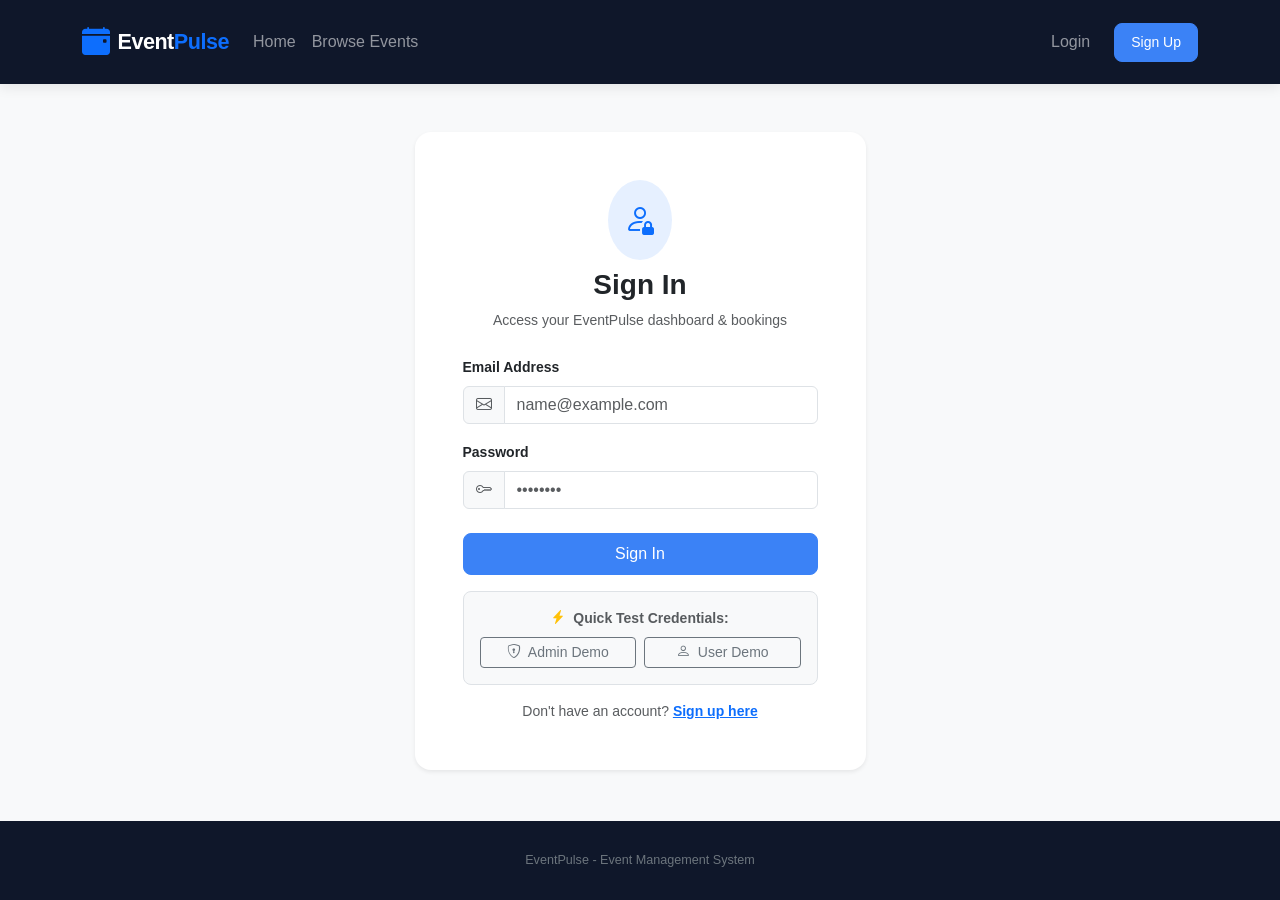
<file: src/main/resources/static/add-event.html>
<!DOCTYPE html>
<html lang="en">
<head>
    <meta charset="UTF-8">
    <meta name="viewport" content="width=device-width, initial-scale=1.0">
    <title>Event Editor - EventPulse</title>
    <!-- Bootstrap 5 CSS -->
    <link href="https://cdn.jsdelivr.net/npm/bootstrap@5.3.2/dist/css/bootstrap.min.css" rel="stylesheet">
    <link href="https://cdn.jsdelivr.net/npm/bootstrap-icons@1.11.1/font/bootstrap-icons.css" rel="stylesheet">
    <link href="css/style.css" rel="stylesheet">
</head>
<body class="bg-light">

    <!-- Header / Navbar placeholder -->
    <div id="navbar-placeholder"></div>

    <main class="py-5">
        <div class="container">
            <div class="row justify-content-center">
                <div class="col-lg-8">
                    <div class="mb-3">
                        <a href="admin-dashboard.html" class="btn btn-outline-secondary btn-sm">
                            <i class="bi bi-arrow-left me-1"></i> Back to Admin Dashboard
                        </a>
                    </div>

                    <div id="alertContainer"></div>

                    <div class="card border-0 shadow-sm rounded-4">
                        <div class="card-body p-4 p-md-5">
                            <div class="mb-4">
                                <h3 id="formHeading" class="fw-bold text-dark">Add New Event</h3>
                                <p id="formSubheading" class="text-muted small">Fill in the event details, venue schedule and maximum capacity.</p>
                            </div>

                            <form id="eventForm" onsubmit="handleEventSubmit(event)">
                                <div class="mb-3">
                                    <label for="eventTitle" class="form-label fw-semibold small">Event Title *</label>
                                    <input type="text" class="form-control" id="eventTitle" placeholder="e.g. AI & Cloud Architecture Summit" required>
                                </div>

                                <div class="row g-3 mb-3">
                                    <div class="col-md-6">
                                        <label for="eventCategory" class="form-label fw-semibold small">Category *</label>
                                        <select class="form-select" id="eventCategory" required>
                                            <option value="" disabled selected>Select Category</option>
                                            <option value="Technology">Technology</option>
                                            <option value="Music">Music</option>
                                            <option value="Workshop">Workshop</option>
                                            <option value="Business">Business</option>
                                            <option value="Gaming">Gaming</option>
                                            <option value="Health">Health</option>
                                        </select>
                                    </div>
                                    <div class="col-md-6">
                                        <label for="eventDate" class="form-label fw-semibold small">Event Date *</label>
                                        <input type="date" class="form-control" id="eventDate" required>
                                    </div>
                                </div>

                                <div class="row g-3 mb-3">
                                    <div class="col-md-8">
                                        <label for="eventLocation" class="form-label fw-semibold small">Location / Venue *</label>
                                        <input type="text" class="form-control" id="eventLocation" placeholder="e.g. Moscone Center, San Francisco, CA" required>
                                    </div>
                                    <div class="col-md-4">
                                        <label for="eventCapacity" class="form-label fw-semibold small">Total Capacity *</label>
                                        <input type="number" class="form-control" id="eventCapacity" min="1" placeholder="e.g. 100" required>
                                    </div>
                                </div>

                                <div class="mb-4">
                                    <label for="eventDescription" class="form-label fw-semibold small">Event Description</label>
                                    <textarea class="form-control" id="eventDescription" rows="4" placeholder="Provide event schedule, speaker info, agenda or requirements..."></textarea>
                                </div>

                                <div class="d-flex justify-content-end gap-2">
                                    <a href="admin-dashboard.html" class="btn btn-outline-secondary px-4">Cancel</a>
                                    <button type="submit" id="submitBtn" class="btn btn-primary px-4">
                                        <span id="btnSpinner" class="spinner-border spinner-border-sm d-none me-1" role="status"></span>
                                        <span id="submitBtnText">Create Event</span>
                                    </button>
                                </div>
                            </form>
                        </div>
                    </div>
                </div>
            </div>
        </div>
    </main>

    <!-- Footer -->
    <footer>
        <div class="container text-center">
            <p class="mb-0 text-secondary small">EventPulse - Event Management System</p>
        </div>
    </footer>

    <!-- Scripts -->
    <script src="https://cdn.jsdelivr.net/npm/bootstrap@5.3.2/dist/js/bootstrap.bundle.min.js"></script>
    <script src="js/auth.js"></script>
    <script src="js/navbar.js"></script>
    <script>
        let editEventId = null;

        document.addEventListener("DOMContentLoaded", function () {
            requireAuth("ADMIN");

            const params = new URLSearchParams(window.location.search);
            editEventId = params.get("id");

            if (editEventId) {
                document.getElementById("formHeading").textContent = "Edit Event";
                document.getElementById("formSubheading").textContent = "Update event details and capacity allocation.";
                document.getElementById("submitBtnText").textContent = "Update Event";
                loadExistingEvent(editEventId);
            }
        });

        async function loadExistingEvent(id) {
            try {
                const response = await fetch(`${API_BASE}/api/events/${id}`);
                const result = await response.json();

                if (response.ok && result.success && result.data) {
                    const e = result.data;
                    document.getElementById("eventTitle").value = e.title;
                    document.getElementById("eventCategory").value = e.category;
                    document.getElementById("eventDate").value = e.date;
                    document.getElementById("eventLocation").value = e.location;
                    document.getElementById("eventCapacity").value = e.capacity;
                    document.getElementById("eventDescription").value = e.description || "";
                } else {
                    showAlert("alertContainer", "Unable to load event for editing.", "danger");
                }
            } catch (err) {
                showAlert("alertContainer", "Failed to contact backend server.", "danger");
            }
        }

        async function handleEventSubmit(e) {
            e.preventDefault();

            const title = document.getElementById("eventTitle").value.trim();
            const category = document.getElementById("eventCategory").value;
            const date = document.getElementById("eventDate").value;
            const location = document.getElementById("eventLocation").value.trim();
            const capacity = parseInt(document.getElementById("eventCapacity").value, 10);
            const description = document.getElementById("eventDescription").value.trim();

            const submitBtn = document.getElementById("submitBtn");
            const btnSpinner = document.getElementById("btnSpinner");
            submitBtn.disabled = true;
            btnSpinner.classList.remove("d-none");

            const payload = {
                title,
                category,
                date,
                location,
                capacity,
                description
            };

            const url = editEventId ? `${API_BASE}/api/events/${editEventId}` : `${API_BASE}/api/events`;
            const method = editEventId ? "PUT" : "POST";

            try {
                const response = await fetch(url, {
                    method: method,
                    headers: { "Content-Type": "application/json" },
                    body: JSON.stringify(payload)
                });

                const result = await response.json();

                if (response.ok && result.success) {
                    showAlert("alertContainer", editEventId ? "Event updated successfully!" : "Event created successfully!", "success");
                    setTimeout(() => {
                        window.location.href = "admin-dashboard.html";
                    }, 1000);
                } else {
                    showAlert("alertContainer", result.message || "Failed to save event.", "danger");
                }
            } catch (err) {
                showAlert("alertContainer", "Server error while saving event.", "danger");
            } finally {
                submitBtn.disabled = false;
                btnSpinner.classList.add("d-none");
            }
        }
    </script>
</body>
</html>
</file>
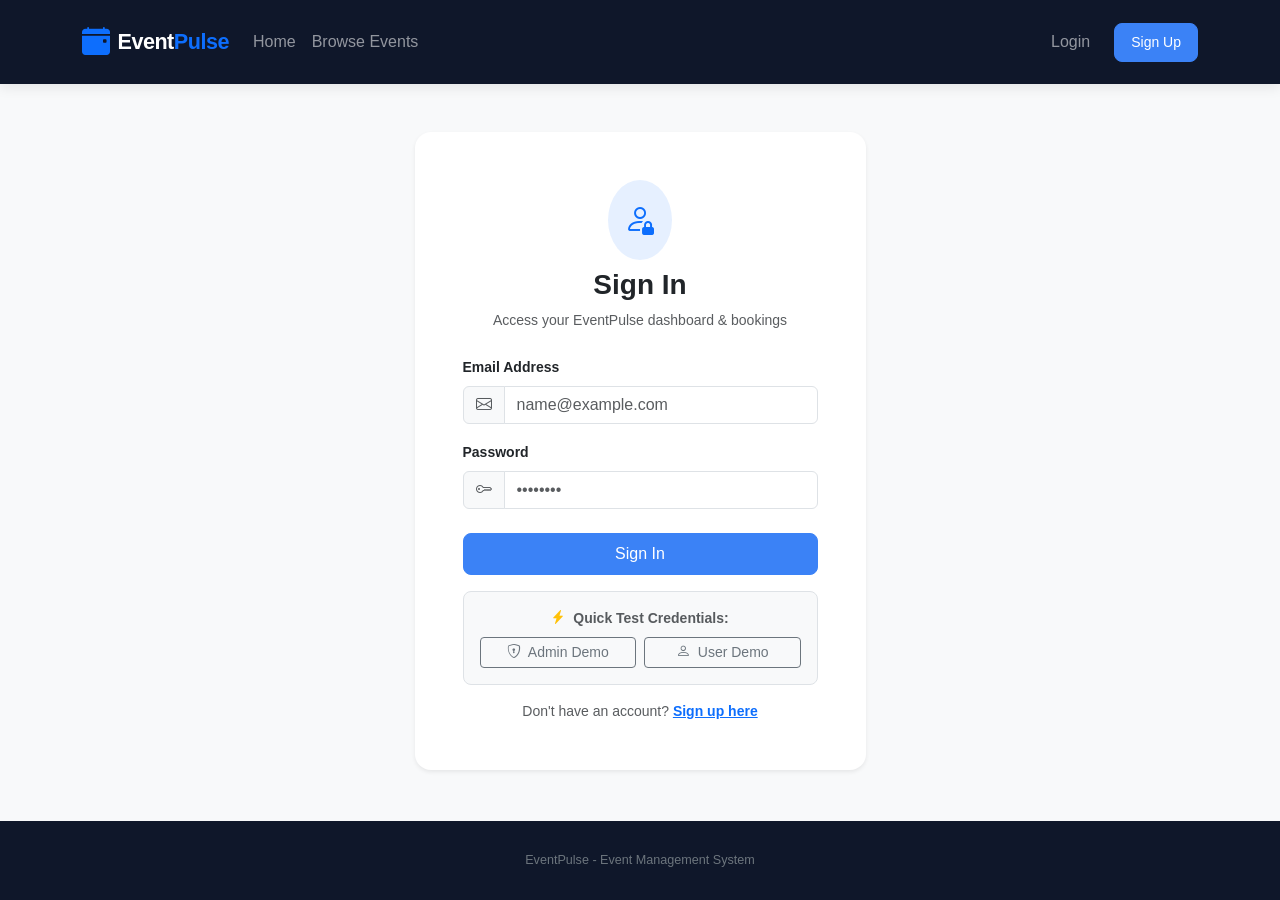
<file: src/main/resources/static/admin-dashboard.html>
<!DOCTYPE html>
<html lang="en">
<head>
    <meta charset="UTF-8">
    <meta name="viewport" content="width=device-width, initial-scale=1.0">
    <title>Admin Dashboard - EventPulse</title>
    <!-- Bootstrap 5 CSS -->
    <link href="https://cdn.jsdelivr.net/npm/bootstrap@5.3.2/dist/css/bootstrap.min.css" rel="stylesheet">
    <link href="https://cdn.jsdelivr.net/npm/bootstrap-icons@1.11.1/font/bootstrap-icons.css" rel="stylesheet">
    <link href="css/style.css" rel="stylesheet">
</head>
<body class="bg-light">

    <!-- Header / Navbar placeholder -->
    <div id="navbar-placeholder"></div>

    <main class="py-5">
        <div class="container">
            <!-- Header & Action -->
            <div class="d-flex flex-column flex-md-row justify-content-between align-items-md-center mb-4 gap-3">
                <div>
                    <h2 class="fw-bold mb-1"><i class="bi bi-speedometer2 text-primary me-2"></i>Admin Dashboard</h2>
                    <p class="text-muted mb-0">Overview of events, attendance, registrations and seat quotas.</p>
                </div>
                <div>
                    <a href="add-event.html" class="btn btn-primary px-4 shadow-sm">
                        <i class="bi bi-plus-lg me-1"></i> Add New Event
                    </a>
                </div>
            </div>

            <div id="alertContainer"></div>

            <!-- Stats Overview Row -->
            <div class="row g-4 mb-4">
                <div class="col-md-4">
                    <div class="card stat-card bg-white p-4">
                        <div class="d-flex align-items-center justify-content-between">
                            <div>
                                <div class="text-muted small fw-semibold text-uppercase">Total Events</div>
                                <h2 id="statTotalEvents" class="fw-bold text-primary mb-0 mt-2">--</h2>
                            </div>
                            <div class="bg-primary bg-opacity-10 text-primary p-3 rounded-4">
                                <i class="bi bi-calendar-event fs-3"></i>
                            </div>
                        </div>
                    </div>
                </div>

                <div class="col-md-4">
                    <div class="card stat-card bg-white p-4">
                        <div class="d-flex align-items-center justify-content-between">
                            <div>
                                <div class="text-muted small fw-semibold text-uppercase">Total Registrations</div>
                                <h2 id="statTotalRegistrations" class="fw-bold text-success mb-0 mt-2">--</h2>
                            </div>
                            <div class="bg-success bg-opacity-10 text-success p-3 rounded-4">
                                <i class="bi bi-ticket-detailed fs-3"></i>
                            </div>
                        </div>
                    </div>
                </div>

                <div class="col-md-4">
                    <div class="card stat-card bg-white p-4">
                        <div class="d-flex align-items-center justify-content-between">
                            <div>
                                <div class="text-muted small fw-semibold text-uppercase">Registered Users</div>
                                <h2 id="statTotalUsers" class="fw-bold text-warning mb-0 mt-2">--</h2>
                            </div>
                            <div class="bg-warning bg-opacity-10 text-warning p-3 rounded-4">
                                <i class="bi bi-people fs-3"></i>
                            </div>
                        </div>
                    </div>
                </div>
            </div>

            <!-- Events List Table Card -->
            <div class="card border-0 shadow-sm rounded-4">
                <div class="card-header bg-white py-3 border-bottom d-flex justify-content-between align-items-center">
                    <h5 class="fw-bold mb-0 text-dark">Manage All Events</h5>
                    <button class="btn btn-sm btn-outline-secondary" onclick="loadAllEvents()">
                        <i class="bi bi-arrow-clockwise me-1"></i> Refresh
                    </button>
                </div>
                <div class="card-body p-4">
                    <div id="eventsLoading" class="text-center py-5">
                        <div class="spinner-border text-primary" role="status">
                            <span class="visually-hidden">Loading events...</span>
                        </div>
                    </div>

                    <div id="eventsTableWrapper" class="d-none">
                        <div class="table-responsive">
                            <table class="table table-hover align-middle">
                                <thead class="table-light">
                                    <tr>
                                        <th>ID</th>
                                        <th>Title</th>
                                        <th>Category</th>
                                        <th>Date</th>
                                        <th>Location</th>
                                        <th>Seat Status</th>
                                        <th class="text-end">Actions</th>
                                    </tr>
                                </thead>
                                <tbody id="eventsTableBody">
                                    <!-- Dynamic rows -->
                                </tbody>
                            </table>
                        </div>
                    </div>

                    <div id="noEventsState" class="text-center py-5 d-none">
                        <p class="text-muted mb-3">No events found in the database.</p>
                        <a href="add-event.html" class="btn btn-primary btn-sm">Add First Event</a>
                    </div>
                </div>
            </div>
        </div>
    </main>

    <!-- Attendees Modal -->
    <div class="modal fade" id="attendeesModal" tabindex="-1" aria-labelledby="attendeesModalLabel" aria-hidden="true">
        <div class="modal-dialog modal-lg modal-dialog-centered">
            <div class="modal-content border-0 rounded-4 shadow">
                <div class="modal-header border-bottom">
                    <div>
                        <h5 class="modal-title fw-bold" id="attendeesModalLabel">Registered Attendees</h5>
                        <p id="attendeesEventSub" class="text-muted small mb-0">Event Title</p>
                    </div>
                    <button type="button" class="btn-close" data-bs-dismiss="modal" aria-label="Close"></button>
                </div>
                <div class="modal-body p-4">
                    <div id="modalLoading" class="text-center py-4">
                        <div class="spinner-border text-primary spinner-border-sm" role="status"></div>
                        <span class="ms-2 small text-muted">Loading attendees...</span>
                    </div>

                    <div id="modalContent" class="d-none">
                        <div class="table-responsive">
                            <table class="table table-sm table-hover align-middle">
                                <thead class="table-light">
                                    <tr>
                                        <th>Attendee Name</th>
                                        <th>Email</th>
                                        <th>Status</th>
                                    </tr>
                                </thead>
                                <tbody id="attendeesTableBody">
                                    <!-- Dynamic attendees -->
                                </tbody>
                            </table>
                        </div>
                    </div>

                    <div id="modalEmpty" class="text-center py-4 text-muted d-none">
                        <i class="bi bi-people text-muted fs-3 mb-2 d-block"></i>
                        No users have registered for this event yet.
                    </div>
                </div>
                <div class="modal-footer border-top">
                    <button type="button" class="btn btn-secondary btn-sm" data-bs-dismiss="modal">Close</button>
                </div>
            </div>
        </div>
    </div>

    <!-- Footer -->
    <footer>
        <div class="container text-center">
            <p class="mb-0 text-secondary small">EventPulse - Event Management System</p>
        </div>
    </footer>

    <!-- Scripts -->
    <script src="https://cdn.jsdelivr.net/npm/bootstrap@5.3.2/dist/js/bootstrap.bundle.min.js"></script>
    <script src="js/auth.js"></script>
    <script src="js/navbar.js"></script>
    <script>
        let attendeesModalInstance = null;

        document.addEventListener("DOMContentLoaded", function () {
            requireAuth("ADMIN");
            attendeesModalInstance = new bootstrap.Modal(document.getElementById("attendeesModal"));
            loadDashboardStats();
            loadAllEvents();
        });

        async function loadDashboardStats() {
            try {
                const response = await fetch(`${API_BASE}/api/admin/stats`);
                const result = await response.json();
                if (result.success && result.data) {
                    document.getElementById("statTotalEvents").textContent = result.data.totalEvents;
                    document.getElementById("statTotalRegistrations").textContent = result.data.totalRegistrations;
                    document.getElementById("statTotalUsers").textContent = result.data.totalUsers;
                }
            } catch (e) {
                console.error("Stats fetch error:", e);
            }
        }

        async function loadAllEvents() {
            const loading = document.getElementById("eventsLoading");
            const wrapper = document.getElementById("eventsTableWrapper");
            const empty = document.getElementById("noEventsState");
            const tbody = document.getElementById("eventsTableBody");

            loading.classList.remove("d-none");
            wrapper.classList.add("d-none");
            empty.classList.add("d-none");

            try {
                const response = await fetch(`${API_BASE}/api/events`);
                const result = await response.json();

                loading.classList.add("d-none");

                if (result.success && result.data && result.data.length > 0) {
                    wrapper.classList.remove("d-none");
                    tbody.innerHTML = result.data.map(event => {
                        const isFull = event.availableSeats <= 0;
                        const bookedSeats = event.capacity - event.availableSeats;
                        const statusBadge = isFull
                            ? `<span class="badge-seats-full"><i class="bi bi-x-circle me-1"></i>Full (${bookedSeats}/${event.capacity})</span>`
                            : `<span class="badge-seats-available"><i class="bi bi-check-circle me-1"></i>${event.availableSeats} of ${event.capacity} left (${bookedSeats} booked)</span>`;

                        return `
                            <tr>
                                <td class="fw-bold text-muted">#${event.id}</td>
                                <td>
                                    <div class="fw-bold text-dark">${event.title}</div>
                                </td>
                                <td><span class="badge-category">${event.category}</span></td>
                                <td><i class="bi bi-calendar3 me-1 text-primary"></i>${formatDate(event.date)}</td>
                                <td class="text-truncate" style="max-width: 150px;">
                                    <i class="bi bi-geo-alt me-1 text-danger"></i>${event.location}
                                </td>
                                <td>${statusBadge}</td>
                                <td class="text-end">
                                    <div class="btn-group btn-group-sm">
                                        <button class="btn btn-outline-info" title="View Registered Attendees" onclick="viewAttendees(${event.id}, '${escapeJs(event.title)}')">
                                            <i class="bi bi-people-fill me-1"></i> Attendees
                                        </button>
                                        <a href="add-event.html?id=${event.id}" class="btn btn-outline-primary" title="Edit Event">
                                            <i class="bi bi-pencil-square"></i>
                                        </a>
                                        <button class="btn btn-outline-danger" title="Delete Event" onclick="deleteEvent(${event.id}, '${escapeJs(event.title)}')">
                                            <i class="bi bi-trash"></i>
                                        </button>
                                    </div>
                                </td>
                            </tr>
                        `;
                    }).join("");
                } else {
                    empty.classList.remove("d-none");
                }
            } catch (err) {
                loading.classList.add("d-none");
                showAlert("alertContainer", "Failed to retrieve events list.", "danger");
            }
        }

        function escapeJs(str) {
            return (str || '').replace(/'/g, "\\'");
        }

        async function viewAttendees(eventId, eventTitle) {
            document.getElementById("attendeesEventSub").textContent = eventTitle;
            const modalLoading = document.getElementById("modalLoading");
            const modalContent = document.getElementById("modalContent");
            const modalEmpty = document.getElementById("modalEmpty");
            const tbody = document.getElementById("attendeesTableBody");

            modalLoading.classList.remove("d-none");
            modalContent.classList.add("d-none");
            modalEmpty.classList.add("d-none");

            attendeesModalInstance.show();

            try {
                const response = await fetch(`${API_BASE}/api/admin/events/${eventId}/registrations`);
                const result = await response.json();

                modalLoading.classList.add("d-none");

                if (result.success && result.data && result.data.length > 0) {
                    modalContent.classList.remove("d-none");
                    tbody.innerHTML = result.data.map(reg => `
                        <tr>
                            <td class="fw-semibold">${reg.userName || 'Attendee #' + reg.userId}</td>
                            <td class="text-muted">${reg.userEmail || 'N/A'}</td>
                            <td>
                                <span class="badge ${reg.status === 'CONFIRMED' ? 'bg-success' : 'bg-secondary'}">
                                    ${reg.status}
                                </span>
                            </td>
                        </tr>
                    `).join("");
                } else {
                    modalEmpty.classList.remove("d-none");
                }
            } catch (err) {
                modalLoading.classList.add("d-none");
                modalEmpty.innerHTML = `<span class="text-danger">Failed to fetch attendees list.</span>`;
                modalEmpty.classList.remove("d-none");
            }
        }

        async function deleteEvent(eventId, eventTitle) {
            if (!confirm(`Are you sure you want to permanently delete "${eventTitle}"? This will also remove registrations for this event.`)) {
                return;
            }

            try {
                const response = await fetch(`${API_BASE}/api/events/${eventId}`, {
                    method: "DELETE"
                });

                const result = await response.json();

                if (response.ok && result.success) {
                    showAlert("alertContainer", `Event "${eventTitle}" was deleted successfully.`, "success");
                    loadAllEvents();
                    loadDashboardStats();
                } else {
                    showAlert("alertContainer", result.message || "Failed to delete event.", "danger");
                }
            } catch (err) {
                showAlert("alertContainer", "Server error while deleting event.", "danger");
            }
        }
    </script>
</body>
</html>
</file>
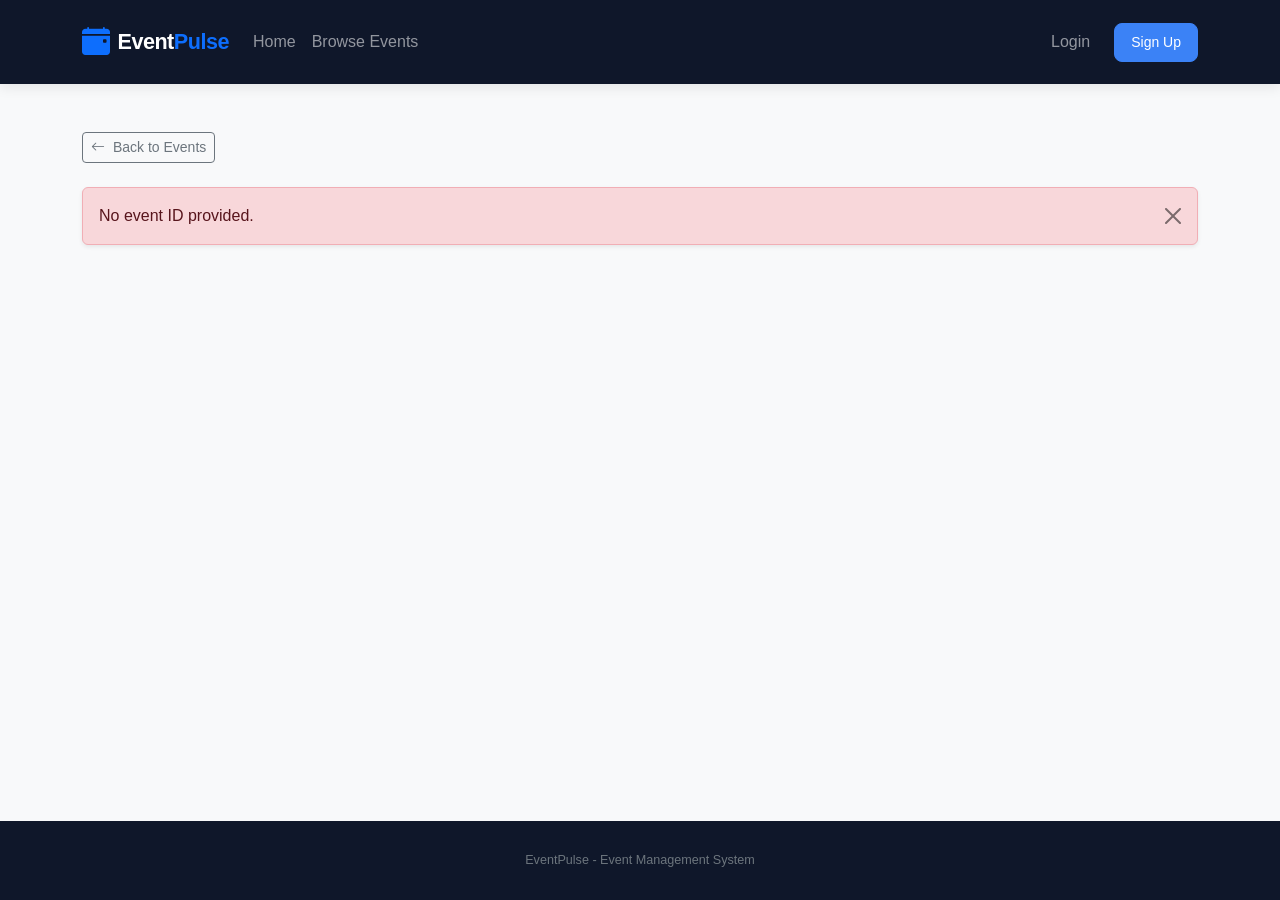
<file: src/main/resources/static/event-details.html>
<!DOCTYPE html>
<html lang="en">
<head>
    <meta charset="UTF-8">
    <meta name="viewport" content="width=device-width, initial-scale=1.0">
    <title>Event Details - EventPulse</title>
    <!-- Bootstrap 5 CSS -->
    <link href="https://cdn.jsdelivr.net/npm/bootstrap@5.3.2/dist/css/bootstrap.min.css" rel="stylesheet">
    <link href="https://cdn.jsdelivr.net/npm/bootstrap-icons@1.11.1/font/bootstrap-icons.css" rel="stylesheet">
    <link href="css/style.css" rel="stylesheet">
</head>
<body class="bg-light">

    <!-- Header / Navbar placeholder -->
    <div id="navbar-placeholder"></div>

    <main class="py-5">
        <div class="container">
            <!-- Breadcrumb / Back button -->
            <div class="mb-4">
                <a href="events.html" class="btn btn-outline-secondary btn-sm">
                    <i class="bi bi-arrow-left me-1"></i> Back to Events
                </a>
            </div>

            <div id="alertContainer"></div>

            <div id="contentLoading" class="text-center py-5">
                <div class="spinner-border text-primary" role="status">
                    <span class="visually-hidden">Loading event details...</span>
                </div>
            </div>

            <div id="eventDetailsCard" class="row d-none">
                <!-- Main Details -->
                <div class="col-lg-8">
                    <div class="card border-0 shadow-sm rounded-4 mb-4">
                        <div class="card-body p-4 p-md-5">
                            <div class="d-flex align-items-center gap-2 mb-3">
                                <span id="eventCategoryBadge" class="badge-category">Category</span>
                                <span id="eventSeatBadge" class="badge-seats-available">Seats</span>
                            </div>

                            <h1 id="eventTitle" class="fw-bold text-dark mb-3">Event Title</h1>

                            <div class="row g-3 py-3 border-top border-bottom my-4 text-secondary">
                                <div class="col-sm-6">
                                    <div class="d-flex align-items-center">
                                        <div class="bg-primary bg-opacity-10 text-primary p-3 rounded-3 me-3">
                                            <i class="bi bi-calendar-event fs-4"></i>
                                        </div>
                                        <div>
                                            <div class="small text-muted fw-semibold">Date</div>
                                            <div id="eventDate" class="fw-bold text-dark fs-6">Date TBA</div>
                                        </div>
                                    </div>
                                </div>
                                <div class="col-sm-6">
                                    <div class="d-flex align-items-center">
                                        <div class="bg-danger bg-opacity-10 text-danger p-3 rounded-3 me-3">
                                            <i class="bi bi-geo-alt fs-4"></i>
                                        </div>
                                        <div>
                                            <div class="small text-muted fw-semibold">Location / Venue</div>
                                            <div id="eventLocation" class="fw-bold text-dark fs-6">Location TBA</div>
                                        </div>
                                    </div>
                                </div>
                            </div>

                            <h5 class="fw-bold text-dark mb-3">About This Event</h5>
                            <p id="eventDescription" class="text-secondary leading-relaxed mb-4" style="line-height: 1.8;">
                                Description text...
                            </p>
                        </div>
                    </div>
                </div>

                <!-- Registration Sidebar -->
                <div class="col-lg-4">
                    <div class="card border-0 shadow-sm rounded-4 sticky-top" style="top: 20px;">
                        <div class="card-body p-4">
                            <h5 class="fw-bold mb-3">Reserve Your Spot</h5>
                            
                            <!-- Capacity & Seats Monitor -->
                            <div class="bg-light p-3 rounded-3 border mb-4">
                                <div class="d-flex justify-content-between mb-2">
                                    <span class="small text-muted">Available Seats:</span>
                                    <span id="availableSeatsCount" class="fw-bold text-success">0</span>
                                </div>
                                <div class="d-flex justify-content-between mb-2">
                                    <span class="small text-muted">Total Capacity:</span>
                                    <span id="totalCapacityCount" class="fw-semibold text-dark">0</span>
                                </div>
                                <div class="progress" style="height: 8px;">
                                    <div id="capacityProgressBar" class="progress-bar bg-primary" role="progressbar" style="width: 0%"></div>
                                </div>
                                <div class="d-flex justify-content-between mt-2 small text-muted">
                                    <span id="bookedSeatsText">0 booked</span>
                                    <span id="remainingSeatsText">0 remaining</span>
                                </div>
                            </div>

                            <button id="registerBtn" class="btn btn-primary btn-lg w-100 py-3 mb-3 shadow-sm" onclick="registerForEvent()">
                                <i class="bi bi-ticket-perforated-fill me-2"></i> Register Now
                            </button>

                            <div class="small text-muted text-center">
                                <i class="bi bi-shield-check text-success me-1"></i> Instant confirmation with cancel guarantee
                            </div>
                        </div>
                    </div>
                </div>
            </div>
        </div>
    </main>

    <!-- Footer -->
    <footer>
        <div class="container text-center">
            <p class="mb-0 text-secondary small">EventPulse - Event Management System</p>
        </div>
    </footer>

    <!-- Scripts -->
    <script src="https://cdn.jsdelivr.net/npm/bootstrap@5.3.2/dist/js/bootstrap.bundle.min.js"></script>
    <script src="js/auth.js"></script>
    <script src="js/navbar.js"></script>
    <script>
        let currentEvent = null;

        document.addEventListener("DOMContentLoaded", function () {
            const params = new URLSearchParams(window.location.search);
            const eventId = params.get("id");

            if (!eventId) {
                showAlert("alertContainer", "No event ID provided.", "danger");
                document.getElementById("contentLoading").classList.add("d-none");
                return;
            }

            loadEventDetails(eventId);
        });

        async function loadEventDetails(id) {
            try {
                const response = await fetch(`${API_BASE}/api/events/${id}`);
                const result = await response.json();

                if (response.ok && result.success && result.data) {
                    currentEvent = result.data;
                    renderEventDetails(currentEvent);
                } else {
                    showAlert("alertContainer", "Event not found.", "danger");
                }
            } catch (err) {
                showAlert("alertContainer", "Failed to connect to backend server.", "danger");
            } finally {
                document.getElementById("contentLoading").classList.add("d-none");
            }
        }

        function renderEventDetails(event) {
            document.getElementById("eventTitle").textContent = event.title;
            document.getElementById("eventCategoryBadge").textContent = event.category;
            document.getElementById("eventDate").textContent = formatDate(event.date);
            document.getElementById("eventLocation").textContent = event.location;
            document.getElementById("eventDescription").textContent = event.description || "No full description provided.";

            document.getElementById("availableSeatsCount").textContent = event.availableSeats;
            document.getElementById("totalCapacityCount").textContent = event.capacity;

            const isFull = event.availableSeats <= 0;
            const seatBadge = document.getElementById("eventSeatBadge");
            const regBtn = document.getElementById("registerBtn");

            const bookedCount = event.capacity - event.availableSeats;
            const percentBooked = Math.min(100, Math.round((bookedCount / event.capacity) * 100));

            document.getElementById("capacityProgressBar").style.width = `${percentBooked}%`;
            document.getElementById("bookedSeatsText").textContent = `${bookedCount} booked`;
            document.getElementById("remainingSeatsText").textContent = `${event.availableSeats} remaining`;

            if (isFull) {
                seatBadge.className = "badge-seats-full";
                seatBadge.innerHTML = `<i class="bi bi-x-circle me-1"></i> Fully Booked`;
                regBtn.disabled = true;
                regBtn.className = "btn btn-secondary btn-lg w-100 py-3 mb-3";
                regBtn.innerHTML = `<i class="bi bi-slash-circle me-2"></i> Sold Out / Capacity Full`;
            } else {
                seatBadge.className = "badge-seats-available";
                seatBadge.innerHTML = `<i class="bi bi-check-circle me-1"></i> ${event.availableSeats} Seats Available`;
                regBtn.disabled = false;
                regBtn.className = "btn btn-primary btn-lg w-100 py-3 mb-3 shadow-sm";
                regBtn.innerHTML = `<i class="bi bi-ticket-perforated-fill me-2"></i> Register Now`;
            }

            document.getElementById("eventDetailsCard").classList.remove("d-none");
        }

        async function registerForEvent() {
            if (!currentEvent) return;

            const user = getCurrentUser();
            if (!user) {
                alert("Please log in to register for this event.");
                window.location.href = `login.html`;
                return;
            }

            if (currentEvent.availableSeats <= 0) {
                showAlert("alertContainer", "Registration closed: event is at full capacity.", "warning");
                return;
            }

            const regBtn = document.getElementById("registerBtn");
            regBtn.disabled = true;
            regBtn.innerHTML = `<span class="spinner-border spinner-border-sm me-2"></span> Processing...`;

            try {
                const response = await fetch(`${API_BASE}/api/registrations`, {
                    method: "POST",
                    headers: { "Content-Type": "application/json" },
                    body: JSON.stringify({ userId: user.id, eventId: currentEvent.id })
                });

                const result = await response.json();

                if (response.ok && result.success) {
                    showAlert("alertContainer", "🎉 Registration successful! You have reserved your seat.", "success");
                    // Reload event details to update seat counts
                    loadEventDetails(currentEvent.id);
                } else {
                    showAlert("alertContainer", result.message || "Registration failed.", "danger");
                    regBtn.disabled = false;
                    regBtn.innerHTML = `<i class="bi bi-ticket-perforated-fill me-2"></i> Register Now`;
                }
            } catch (err) {
                showAlert("alertContainer", "Server error while registering.", "danger");
                regBtn.disabled = false;
                regBtn.innerHTML = `<i class="bi bi-ticket-perforated-fill me-2"></i> Register Now`;
            }
        }
    </script>
</body>
</html>
</file>
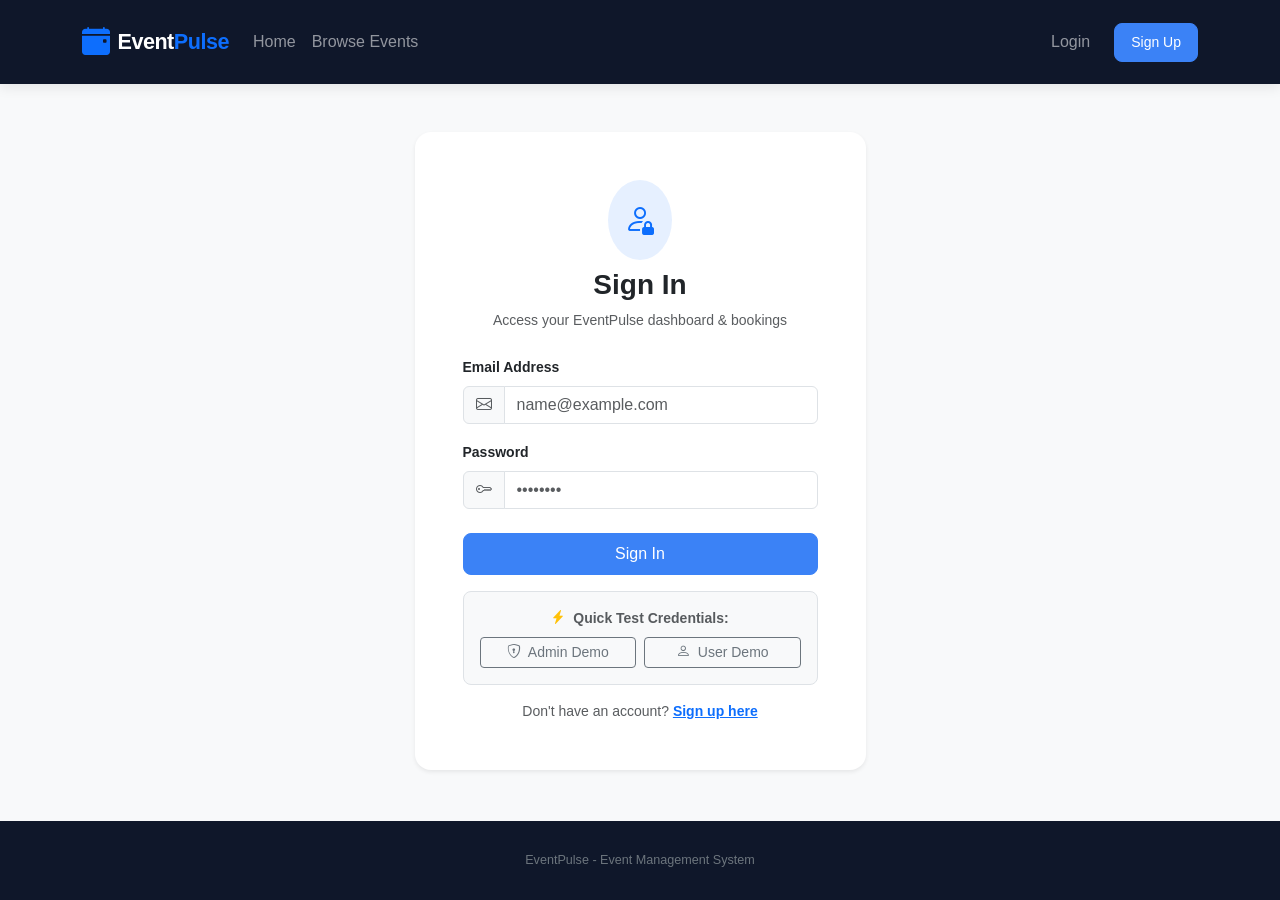
<file: src/main/resources/static/login.html>
<!DOCTYPE html>
<html lang="en">
<head>
    <meta charset="UTF-8">
    <meta name="viewport" content="width=device-width, initial-scale=1.0">
    <title>Login - EventPulse</title>
    <!-- Bootstrap 5 CSS -->
    <link href="https://cdn.jsdelivr.net/npm/bootstrap@5.3.2/dist/css/bootstrap.min.css" rel="stylesheet">
    <link href="https://cdn.jsdelivr.net/npm/bootstrap-icons@1.11.1/font/bootstrap-icons.css" rel="stylesheet">
    <link href="css/style.css" rel="stylesheet">
</head>
<body class="bg-light">

    <!-- Header / Navbar placeholder -->
    <div id="navbar-placeholder"></div>

    <main class="py-5">
        <div class="container">
            <div class="row justify-content-center">
                <div class="col-md-7 col-lg-5">
                    
                    <div id="alertContainer"></div>

                    <div class="card shadow-sm border-0 rounded-4">
                        <div class="card-body p-4 p-sm-5">
                            <div class="text-center mb-4">
                                <div class="bg-primary bg-opacity-10 text-primary d-inline-flex p-3 rounded-circle mb-2">
                                    <i class="bi bi-person-lock fs-2"></i>
                                </div>
                                <h3 class="fw-bold">Sign In</h3>
                                <p class="text-muted small">Access your EventPulse dashboard & bookings</p>
                            </div>

                            <form id="loginForm" onsubmit="handleLogin(event)">
                                <div class="mb-3">
                                    <label for="email" class="form-label fw-semibold small">Email Address</label>
                                    <div class="input-group">
                                        <span class="input-group-text bg-light"><i class="bi bi-envelope text-muted"></i></span>
                                        <input type="email" class="form-control" id="email" placeholder="name@example.com" required>
                                    </div>
                                </div>

                                <div class="mb-4">
                                    <label for="password" class="form-label fw-semibold small">Password</label>
                                    <div class="input-group">
                                        <span class="input-group-text bg-light"><i class="bi bi-key text-muted"></i></span>
                                        <input type="password" class="form-control" id="password" placeholder="••••••••" required>
                                    </div>
                                </div>

                                <button type="submit" id="submitBtn" class="btn btn-primary w-100 py-2 mb-3">
                                    <span id="btnSpinner" class="spinner-border spinner-border-sm d-none me-1" role="status"></span>
                                    Sign In
                                </button>
                            </form>

                            <!-- Demo Quick Fill Buttons -->
                            <div class="bg-light p-3 rounded-3 border mb-3">
                                <div class="text-muted small fw-semibold mb-2 text-center">
                                    <i class="bi bi-lightning-charge-fill text-warning me-1"></i> Quick Test Credentials:
                                </div>
                                <div class="d-flex gap-2">
                                    <button type="button" class="btn btn-sm btn-outline-secondary w-50" onclick="fillCredentials('admin@ems.com', 'admin123')">
                                        <i class="bi bi-shield-lock me-1"></i> Admin Demo
                                    </button>
                                    <button type="button" class="btn btn-sm btn-outline-secondary w-50" onclick="fillCredentials('john@example.com', 'user123')">
                                        <i class="bi bi-person me-1"></i> User Demo
                                    </button>
                                </div>
                            </div>

                            <div class="text-center text-muted small">
                                Don't have an account? <a href="register.html" class="fw-semibold text-primary">Sign up here</a>
                            </div>
                        </div>
                    </div>
                </div>
            </div>
        </div>
    </main>

    <!-- Footer -->
    <footer>
        <div class="container text-center">
            <p class="mb-0 text-secondary small">EventPulse - Event Management System</p>
        </div>
    </footer>

    <!-- Scripts -->
    <script src="https://cdn.jsdelivr.net/npm/bootstrap@5.3.2/dist/js/bootstrap.bundle.min.js"></script>
    <script src="js/auth.js"></script>
    <script src="js/navbar.js"></script>
    <script>
        function fillCredentials(email, password) {
            document.getElementById("email").value = email;
            document.getElementById("password").value = password;
        }

        async function handleLogin(e) {
            e.preventDefault();
            const email = document.getElementById("email").value.trim();
            const password = document.getElementById("password").value;
            const submitBtn = document.getElementById("submitBtn");
            const btnSpinner = document.getElementById("btnSpinner");

            submitBtn.disabled = true;
            btnSpinner.classList.remove("d-none");

            try {
                const response = await fetch(`${API_BASE}/api/users/login`, {
                    method: "POST",
                    headers: { "Content-Type": "application/json" },
                    body: JSON.stringify({ email, password })
                });

                const result = await response.json();

                if (response.ok && result.success) {
                    setCurrentUser(result.data);
                    showAlert("alertContainer", "Login successful! Redirecting...", "success");

                    setTimeout(() => {
                        if (result.data.role === "ADMIN") {
                            window.location.href = "admin-dashboard.html";
                        } else {
                            window.location.href = "events.html";
                        }
                    }, 800);
                } else {
                    showAlert("alertContainer", result.message || "Invalid email or password", "danger");
                }
            } catch (err) {
                showAlert("alertContainer", "Unable to connect to server. Ensure backend is running.", "danger");
            } finally {
                submitBtn.disabled = false;
                btnSpinner.classList.add("d-none");
            }
        }
    </script>
</body>
</html>
</file>
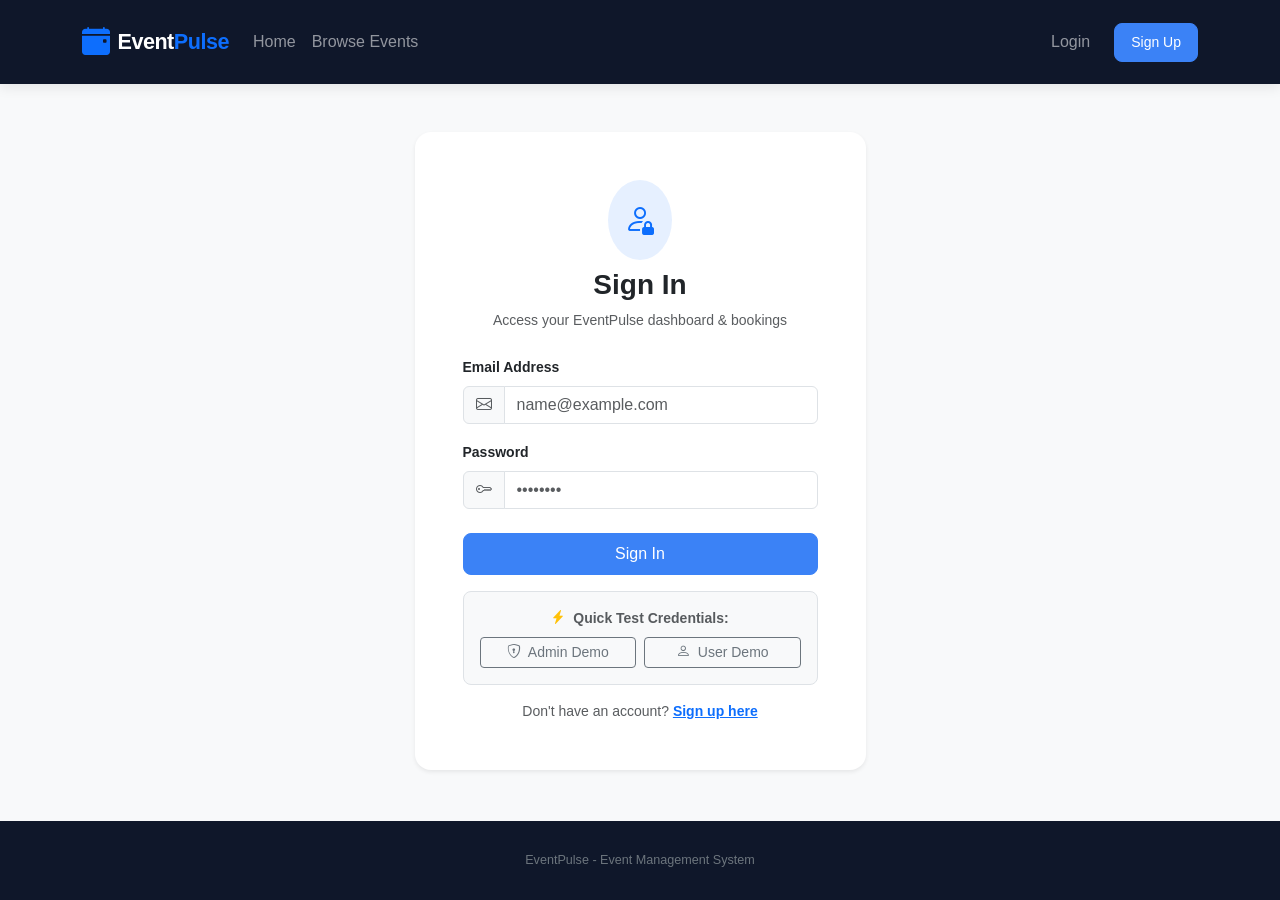
<file: src/main/resources/static/my-registrations.html>
<!DOCTYPE html>
<html lang="en">
<head>
    <meta charset="UTF-8">
    <meta name="viewport" content="width=device-width, initial-scale=1.0">
    <title>My Registrations - EventPulse</title>
    <!-- Bootstrap 5 CSS -->
    <link href="https://cdn.jsdelivr.net/npm/bootstrap@5.3.2/dist/css/bootstrap.min.css" rel="stylesheet">
    <link href="https://cdn.jsdelivr.net/npm/bootstrap-icons@1.11.1/font/bootstrap-icons.css" rel="stylesheet">
    <link href="css/style.css" rel="stylesheet">
</head>
<body class="bg-light">

    <!-- Header / Navbar placeholder -->
    <div id="navbar-placeholder"></div>

    <main class="py-5">
        <div class="container">
            <div class="d-flex justify-content-between align-items-center mb-4">
                <div>
                    <h2 class="fw-bold mb-1">My Registrations</h2>
                    <p class="text-muted mb-0">Track all your event bookings and manage ticket cancellations.</p>
                </div>
                <a href="events.html" class="btn btn-primary">
                    <i class="bi bi-search me-1"></i> Browse More Events
                </a>
            </div>

            <div id="alertContainer"></div>

            <div class="card border-0 shadow-sm rounded-4">
                <div class="card-body p-4">
                    <div id="registrationsLoading" class="text-center py-5">
                        <div class="spinner-border text-primary" role="status">
                            <span class="visually-hidden">Loading tickets...</span>
                        </div>
                    </div>

                    <div id="registrationsContent" class="d-none">
                        <div class="table-responsive">
                            <table class="table table-hover align-middle">
                                <thead class="table-light">
                                    <tr>
                                        <th scope="col">Booking #</th>
                                        <th scope="col">Event</th>
                                        <th scope="col">Category</th>
                                        <th scope="col">Event Date</th>
                                        <th scope="col">Venue</th>
                                        <th scope="col">Status</th>
                                        <th scope="col" class="text-end">Action</th>
                                    </tr>
                                </thead>
                                <tbody id="registrationsTableBody">
                                    <!-- Dynamic rows -->
                                </tbody>
                            </table>
                        </div>
                    </div>

                    <div id="noRegistrationsState" class="text-center py-5 d-none">
                        <i class="bi bi-ticket-perforated text-muted fs-1 mb-3"></i>
                        <h5 class="fw-bold text-dark">No registrations found</h5>
                        <p class="text-muted mb-3">You haven't registered for any events yet.</p>
                        <a href="events.html" class="btn btn-primary">
                            <i class="bi bi-compass me-1"></i> Discover Events
                        </a>
                    </div>
                </div>
            </div>
        </div>
    </main>

    <!-- Footer -->
    <footer>
        <div class="container text-center">
            <p class="mb-0 text-secondary small">EventPulse - Event Management System</p>
        </div>
    </footer>

    <!-- Scripts -->
    <script src="https://cdn.jsdelivr.net/npm/bootstrap@5.3.2/dist/js/bootstrap.bundle.min.js"></script>
    <script src="js/auth.js"></script>
    <script src="js/navbar.js"></script>
    <script>
        let currentUser = null;

        document.addEventListener("DOMContentLoaded", function () {
            currentUser = requireAuth();
            if (!currentUser) return;

            loadUserRegistrations();
        });

        async function loadUserRegistrations() {
            try {
                const response = await fetch(`${API_BASE}/api/registrations/user/${currentUser.id}`);
                const result = await response.json();

                const loadingEl = document.getElementById("registrationsLoading");
                const contentEl = document.getElementById("registrationsContent");
                const emptyEl = document.getElementById("noRegistrationsState");
                const tableBody = document.getElementById("registrationsTableBody");

                loadingEl.classList.add("d-none");

                if (result.success && result.data && result.data.length > 0) {
                    contentEl.classList.remove("d-none");
                    emptyEl.classList.add("d-none");

                    tableBody.innerHTML = result.data.map(reg => {
                        const isConfirmed = reg.status === "CONFIRMED";
                        const statusBadge = isConfirmed
                            ? `<span class="badge bg-success-subtle text-success border border-success px-2 py-1"><i class="bi bi-check-circle me-1"></i>Confirmed</span>`
                            : `<span class="badge bg-secondary-subtle text-secondary border border-secondary px-2 py-1"><i class="bi bi-x-circle me-1"></i>Cancelled</span>`;

                        const cancelBtn = isConfirmed
                            ? `<button class="btn btn-outline-danger btn-sm" onclick="cancelRegistration(${reg.id})">
                                 <i class="bi bi-trash3 me-1"></i>Cancel
                               </button>`
                            : `<span class="text-muted small">Cancelled</span>`;

                        return `
                            <tr>
                                <td class="fw-semibold text-muted">#${reg.id}</td>
                                <td>
                                    <a href="event-details.html?id=${reg.eventId}" class="fw-bold text-dark text-decoration-none hover-primary">
                                        ${reg.eventTitle || 'Event #' + reg.eventId}
                                    </a>
                                </td>
                                <td><span class="badge-category">${reg.eventCategory || 'General'}</span></td>
                                <td><i class="bi bi-calendar3 me-1 text-primary"></i>${formatDate(reg.eventDate)}</td>
                                <td><i class="bi bi-geo-alt me-1 text-danger"></i>${reg.eventLocation || 'N/A'}</td>
                                <td>${statusBadge}</td>
                                <td class="text-end">${cancelBtn}</td>
                            </tr>
                        `;
                    }).join("");
                } else {
                    contentEl.classList.add("d-none");
                    emptyEl.classList.remove("d-none");
                }
            } catch (err) {
                showAlert("alertContainer", "Failed to fetch registrations from server.", "danger");
            }
        }

        async function cancelRegistration(registrationId) {
            if (!confirm("Are you sure you want to cancel this booking? The seat will be released for other attendees.")) {
                return;
            }

            try {
                const response = await fetch(`${API_BASE}/api/registrations/${registrationId}`, {
                    method: "DELETE"
                });

                const result = await response.json();

                if (response.ok && result.success) {
                    showAlert("alertContainer", "Registration cancelled successfully. The seat has been restored.", "info");
                    loadUserRegistrations();
                } else {
                    showAlert("alertContainer", result.message || "Failed to cancel registration.", "danger");
                }
            } catch (err) {
                showAlert("alertContainer", "Unable to cancel registration. Server error.", "danger");
            }
        }
    </script>
</body>
</html>
</file>
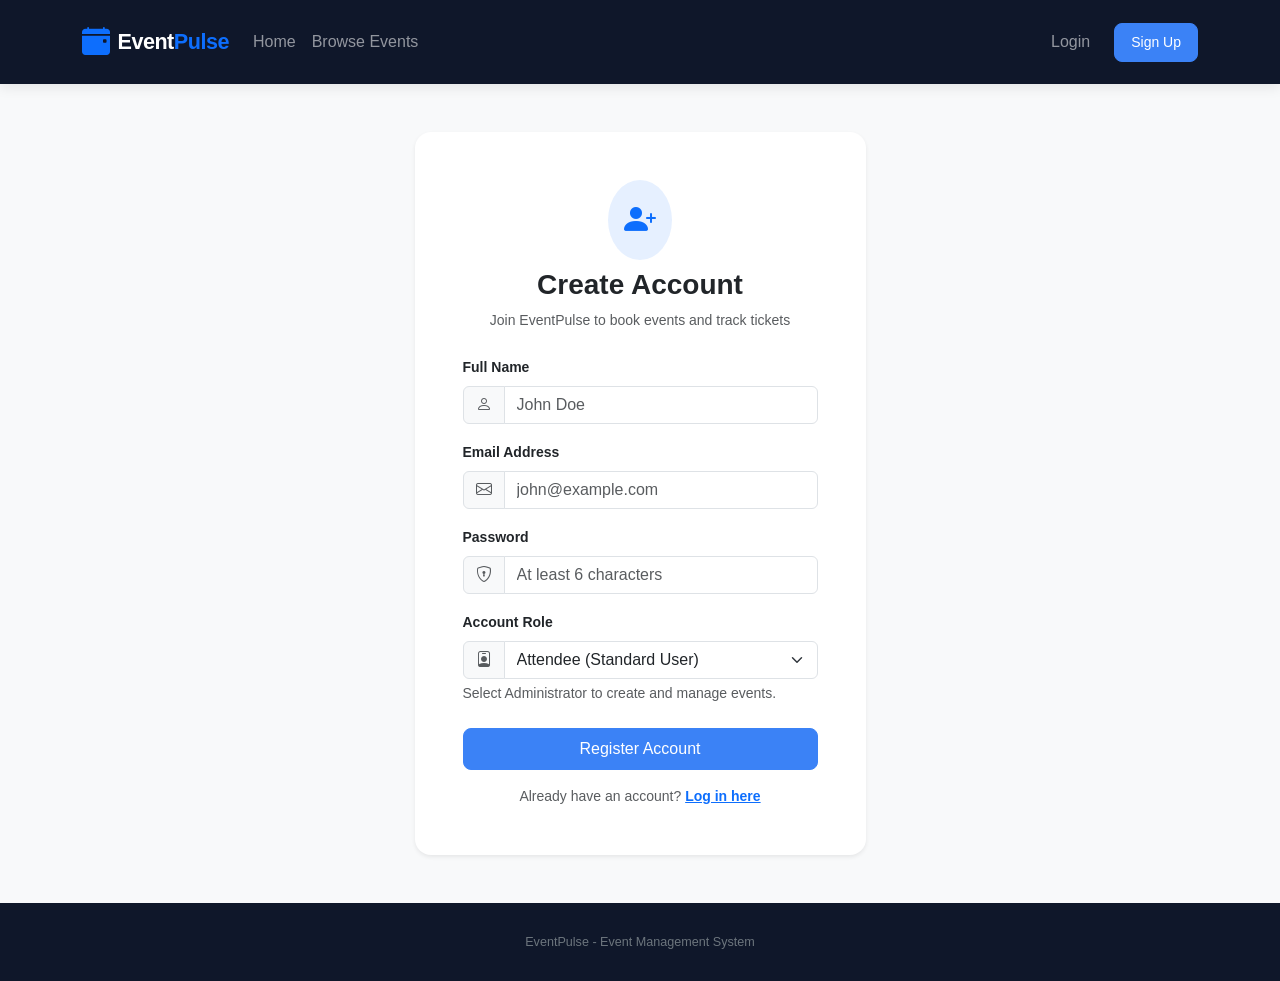
<file: src/main/resources/static/register.html>
<!DOCTYPE html>
<html lang="en">
<head>
    <meta charset="UTF-8">
    <meta name="viewport" content="width=device-width, initial-scale=1.0">
    <title>Register - EventPulse</title>
    <!-- Bootstrap 5 CSS -->
    <link href="https://cdn.jsdelivr.net/npm/bootstrap@5.3.2/dist/css/bootstrap.min.css" rel="stylesheet">
    <link href="https://cdn.jsdelivr.net/npm/bootstrap-icons@1.11.1/font/bootstrap-icons.css" rel="stylesheet">
    <link href="css/style.css" rel="stylesheet">
</head>
<body class="bg-light">

    <!-- Header / Navbar placeholder -->
    <div id="navbar-placeholder"></div>

    <main class="py-5">
        <div class="container">
            <div class="row justify-content-center">
                <div class="col-md-8 col-lg-5">
                    
                    <div id="alertContainer"></div>

                    <div class="card shadow-sm border-0 rounded-4">
                        <div class="card-body p-4 p-sm-5">
                            <div class="text-center mb-4">
                                <div class="bg-primary bg-opacity-10 text-primary d-inline-flex p-3 rounded-circle mb-2">
                                    <i class="bi bi-person-plus-fill fs-2"></i>
                                </div>
                                <h3 class="fw-bold">Create Account</h3>
                                <p class="text-muted small">Join EventPulse to book events and track tickets</p>
                            </div>

                            <form id="registerForm" onsubmit="handleRegister(event)">
                                <div class="mb-3">
                                    <label for="name" class="form-label fw-semibold small">Full Name</label>
                                    <div class="input-group">
                                        <span class="input-group-text bg-light"><i class="bi bi-person text-muted"></i></span>
                                        <input type="text" class="form-control" id="name" placeholder="John Doe" required>
                                    </div>
                                </div>

                                <div class="mb-3">
                                    <label for="email" class="form-label fw-semibold small">Email Address</label>
                                    <div class="input-group">
                                        <span class="input-group-text bg-light"><i class="bi bi-envelope text-muted"></i></span>
                                        <input type="email" class="form-control" id="email" placeholder="john@example.com" required>
                                    </div>
                                </div>

                                <div class="mb-3">
                                    <label for="password" class="form-label fw-semibold small">Password</label>
                                    <div class="input-group">
                                        <span class="input-group-text bg-light"><i class="bi bi-shield-lock text-muted"></i></span>
                                        <input type="password" class="form-control" id="password" placeholder="At least 6 characters" minlength="4" required>
                                    </div>
                                </div>

                                <div class="mb-4">
                                    <label for="role" class="form-label fw-semibold small">Account Role</label>
                                    <div class="input-group">
                                        <span class="input-group-text bg-light"><i class="bi bi-person-badge text-muted"></i></span>
                                        <select class="form-select" id="role" required>
                                            <option value="USER" selected>Attendee (Standard User)</option>
                                            <option value="ADMIN">Administrator (Event Organizer)</option>
                                        </select>
                                    </div>
                                    <div class="form-text small">Select Administrator to create and manage events.</div>
                                </div>

                                <button type="submit" id="submitBtn" class="btn btn-primary w-100 py-2 mb-3">
                                    <span id="btnSpinner" class="spinner-border spinner-border-sm d-none me-1" role="status"></span>
                                    Register Account
                                </button>
                            </form>

                            <div class="text-center text-muted small">
                                Already have an account? <a href="login.html" class="fw-semibold text-primary">Log in here</a>
                            </div>
                        </div>
                    </div>
                </div>
            </div>
        </div>
    </main>

    <!-- Footer -->
    <footer>
        <div class="container text-center">
            <p class="mb-0 text-secondary small">EventPulse - Event Management System</p>
        </div>
    </footer>

    <!-- Scripts -->
    <script src="https://cdn.jsdelivr.net/npm/bootstrap@5.3.2/dist/js/bootstrap.bundle.min.js"></script>
    <script src="js/auth.js"></script>
    <script src="js/navbar.js"></script>
    <script>
        async function handleRegister(e) {
            e.preventDefault();
            const name = document.getElementById("name").value.trim();
            const email = document.getElementById("email").value.trim();
            const password = document.getElementById("password").value;
            const role = document.getElementById("role").value;
            const submitBtn = document.getElementById("submitBtn");
            const btnSpinner = document.getElementById("btnSpinner");

            submitBtn.disabled = true;
            btnSpinner.classList.remove("d-none");

            try {
                const response = await fetch(`${API_BASE}/api/users/register`, {
                    method: "POST",
                    headers: { "Content-Type": "application/json" },
                    body: JSON.stringify({ name, email, password, role })
                });

                const result = await response.json();

                if (response.ok && result.success) {
                    showAlert("alertContainer", "Registration successful! Redirecting to login...", "success");
                    setTimeout(() => {
                        window.location.href = "login.html";
                    }, 1200);
                } else {
                    showAlert("alertContainer", result.message || "Registration failed.", "danger");
                }
            } catch (err) {
                showAlert("alertContainer", "Unable to connect to backend server.", "danger");
            } finally {
                submitBtn.disabled = false;
                btnSpinner.classList.add("d-none");
            }
        }
    </script>
</body>
</html>
</file>
<file: src/main/resources/static/css/style.css>
/* Event Management System - Custom Modern Styles */
:root {
    --ems-primary: #3b82f6;
    --ems-primary-dark: #1d4ed8;
    --ems-secondary: #64748b;
    --ems-dark: #0f172a;
    --ems-light-bg: #f8fafc;
    --ems-card-bg: #ffffff;
    --ems-border: #e2e8f0;
}

body {
    font-family: 'Segoe UI', Roboto, Helvetica, Arial, sans-serif;
    background-color: var(--ems-light-bg);
    color: #334155;
    min-height: 100vh;
    display: flex;
    flex-direction: column;
}

main {
    flex: 1;
}

/* Navbar */
.navbar-custom {
    background: #0f172a !important;
    box-shadow: 0 4px 12px rgba(0, 0, 0, 0.08);
}

.navbar-brand {
    font-weight: 700;
    letter-spacing: -0.5px;
    font-size: 1.35rem;
}

.nav-link {
    font-weight: 500;
    transition: color 0.2s ease;
}

.nav-link:hover {
    color: #93c5fd !important;
}

/* Hero Section */
.hero-section {
    background: linear-gradient(135deg, #1e293b 0%, #0f172a 100%);
    color: white;
    padding: 70px 0 60px 0;
    position: relative;
    overflow: hidden;
}

.hero-section::after {
    content: '';
    position: absolute;
    top: -50%;
    right: -20%;
    width: 600px;
    height: 600px;
    background: radial-gradient(circle, rgba(59, 130, 246, 0.15) 0%, rgba(0,0,0,0) 70%);
    border-radius: 50%;
    pointer-events: none;
}

/* Cards */
.card-event {
    transition: transform 0.25s ease, box-shadow 0.25s ease;
    border: 1px solid var(--ems-border);
    border-radius: 12px;
    overflow: hidden;
    background: #ffffff;
}

.card-event:hover {
    transform: translateY(-5px);
    box-shadow: 0 12px 24px rgba(15, 23, 42, 0.08);
}

.card-header-badge {
    position: absolute;
    top: 14px;
    right: 14px;
}

/* Stats Card */
.stat-card {
    border-radius: 14px;
    border: none;
    box-shadow: 0 4px 12px rgba(0, 0, 0, 0.04);
    transition: transform 0.2s;
}

.stat-card:hover {
    transform: translateY(-3px);
}

/* Badges */
.badge-category {
    background-color: #e0e7ff;
    color: #4338ca;
    font-weight: 600;
    font-size: 0.75rem;
    padding: 6px 12px;
    border-radius: 20px;
}

.badge-seats-available {
    background-color: #ecfdf5;
    color: #065f46;
    font-weight: 600;
    padding: 6px 10px;
    border-radius: 6px;
    border: 1px solid #a7f3d0;
}

.badge-seats-full {
    background-color: #fef2f2;
    color: #991b1b;
    font-weight: 600;
    padding: 6px 10px;
    border-radius: 6px;
    border: 1px solid #fecaca;
}

/* Buttons */
.btn-primary {
    background-color: var(--ems-primary);
    border-color: var(--ems-primary);
    font-weight: 500;
    border-radius: 8px;
    padding: 8px 18px;
}

.btn-primary:hover {
    background-color: var(--ems-primary-dark);
    border-color: var(--ems-primary-dark);
}

.btn-outline-primary {
    color: var(--ems-primary);
    border-color: var(--ems-primary);
    font-weight: 500;
    border-radius: 8px;
}

.btn-outline-primary:hover {
    background-color: var(--ems-primary);
    border-color: var(--ems-primary);
}

/* Filter Box */
.filter-box {
    background: #ffffff;
    border: 1px solid var(--ems-border);
    border-radius: 12px;
    padding: 20px;
    box-shadow: 0 4px 12px rgba(0, 0, 0, 0.03);
}

/* Footer */
footer {
    background: #0f172a;
    color: #94a3b8;
    padding: 30px 0;
    margin-top: auto;
    font-size: 0.9rem;
}
</file>
